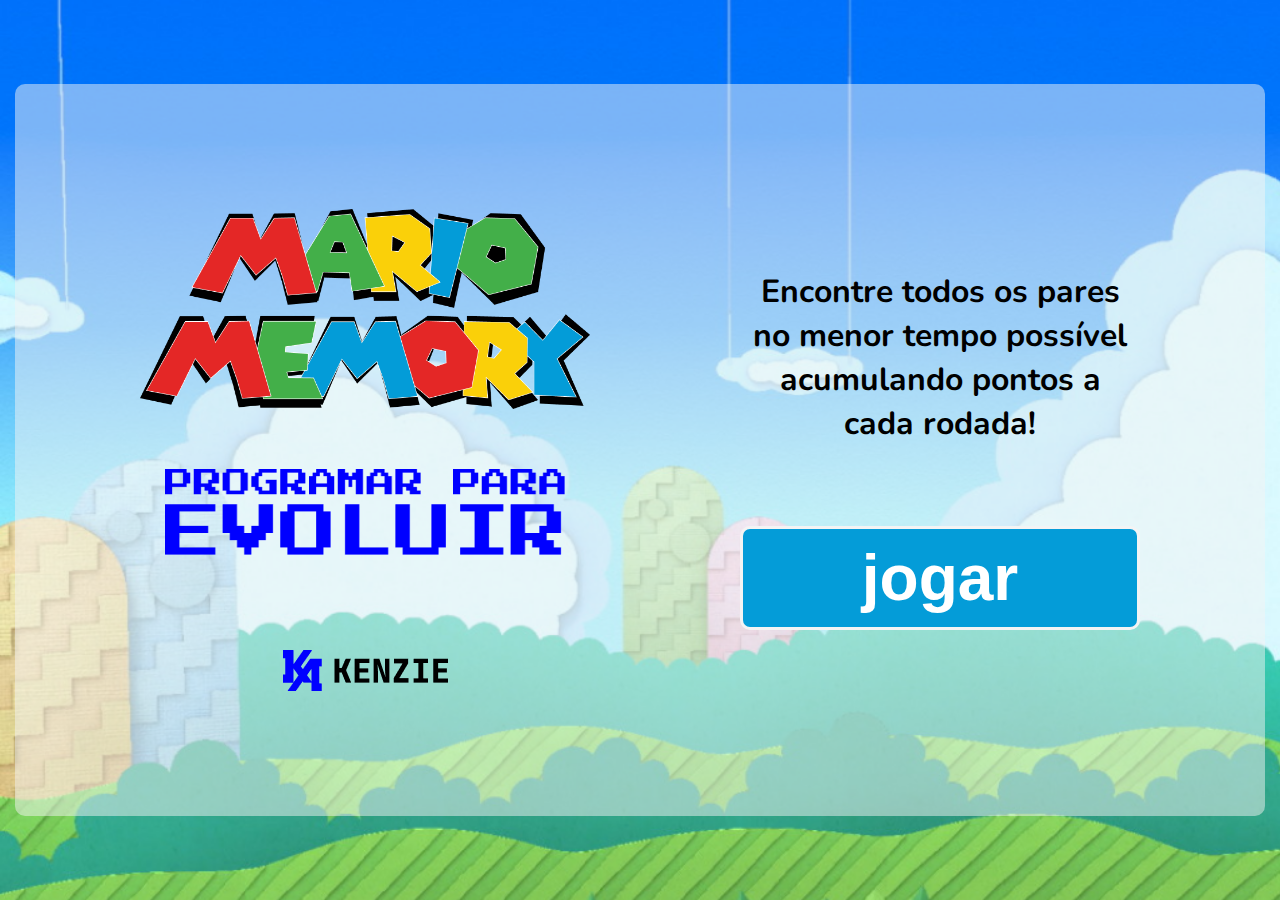
<file: index.html>
<!DOCTYPE html>
<html lang="pt-BR">

<head>
    <meta charset="UTF-8">
    <meta http-equiv="X-UA-Compatible" content="IE=edge">
    <meta name="viewport" content="width=device-width, initial-scale=1.0">
    <link rel="stylesheet" type="text/css" href="./src/css/reset.css">
    <link rel="preconnect" href="https://fonts.googleapis.com">
    <link rel="preconnect" href="https://fonts.gstatic.com" crossorigin>
    <link href="https://fonts.googleapis.com/css2?family=Nunito:wght@200;300;400;500;600;700;800;900&display=swap"
        rel="stylesheet">
    <link rel="stylesheet" type="text/css" href="./src/css/style.css">
    <title>Maratona - Programar para Evoluir</title>
</head>

<body>
    <main>
        <section id="logos">
            <img id="logo-mario" src="./src/img/logo-mario-memory.png" alt="Logo Mario Memory">
            <img id="logo-maratona" src="./src/img/nome-maratona.png" alt="Programar para Evoluir">
            <img id="logo-kenzie" src="./src/img/Logo Kenzie.png" alt="Logo Kenzie">
        </section>
        <section id="jogar">
            <p>Encontre todos os pares no menor tempo possível acumulando pontos a cada rodada!</p>
            <a href="./jogo.html">
                <button>
                    jogar
                </button>
            </a>
        </section>
    </main>
</body>

</html>
</file>
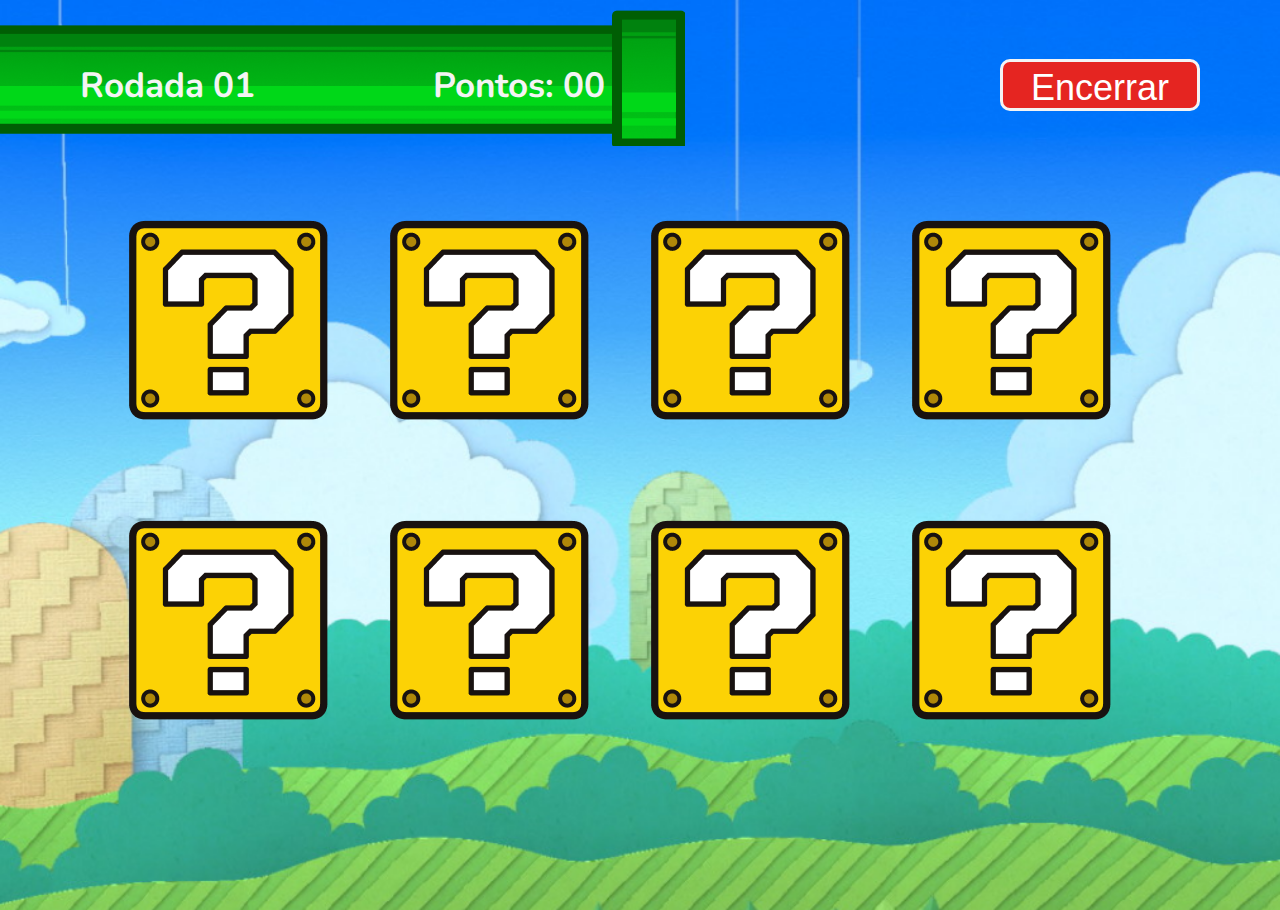
<file: jogo.html>
<!DOCTYPE html>
<html lang="pt-BR">

<head>
  <meta charset="UTF-8" />
  <meta http-equiv="X-UA-Compatible" content="IE=edge" />
  <meta name="viewport" content="width=device-width, initial-scale=1.0" />
  <link rel="stylesheet" type="text/css" href="./src/css/reset.css" />
  <link rel="preconnect" href="https://fonts.googleapis.com" />
  <link rel="preconnect" href="https://fonts.gstatic.com" crossorigin />
  <link href="https://fonts.googleapis.com/css2?family=Nunito:wght@200;300;400;500;600;700;800;900&display=swap"
    rel="stylesheet" />
  <link rel="stylesheet" type="text/css" href="./src/css/jogo.css" />
  <title>Maratona - Programar para Evoluir</title>
</head>

<body>
  <header>
    <div>
      <p>Rodada <span id="round">01</span></p>
      <p>Pontos: <span id="placar">00</span></p>
    </div>
    <button id="encerrar">Encerrar</button>
  </header>
  <main id="main">
    <!-- <img src="./src/img/QuestionBlock.png" alt="Card do jogo" />
      <img src="./src/img/QuestionBlock.png" alt="Card do jogo" />
      <img src="./src/img/QuestionBlock.png" alt="Card do jogo" />
      <img src="./src/img/QuestionBlock.png" alt="Card do jogo" />
      <img src="./src/img/QuestionBlock.png" alt="Card do jogo" />
      <img src="./src/img/QuestionBlock.png" alt="Card do jogo" />
      <img src="./src/img/QuestionBlock.png" alt="Card do jogo" />
      <img src="./src/img/QuestionBlock.png" alt="Card do jogo" /> -->
  </main>

  <script src="./src/script/database.js"></script>
  <script src="./src/script/script.js"></script>
</body>

</html>
</file>
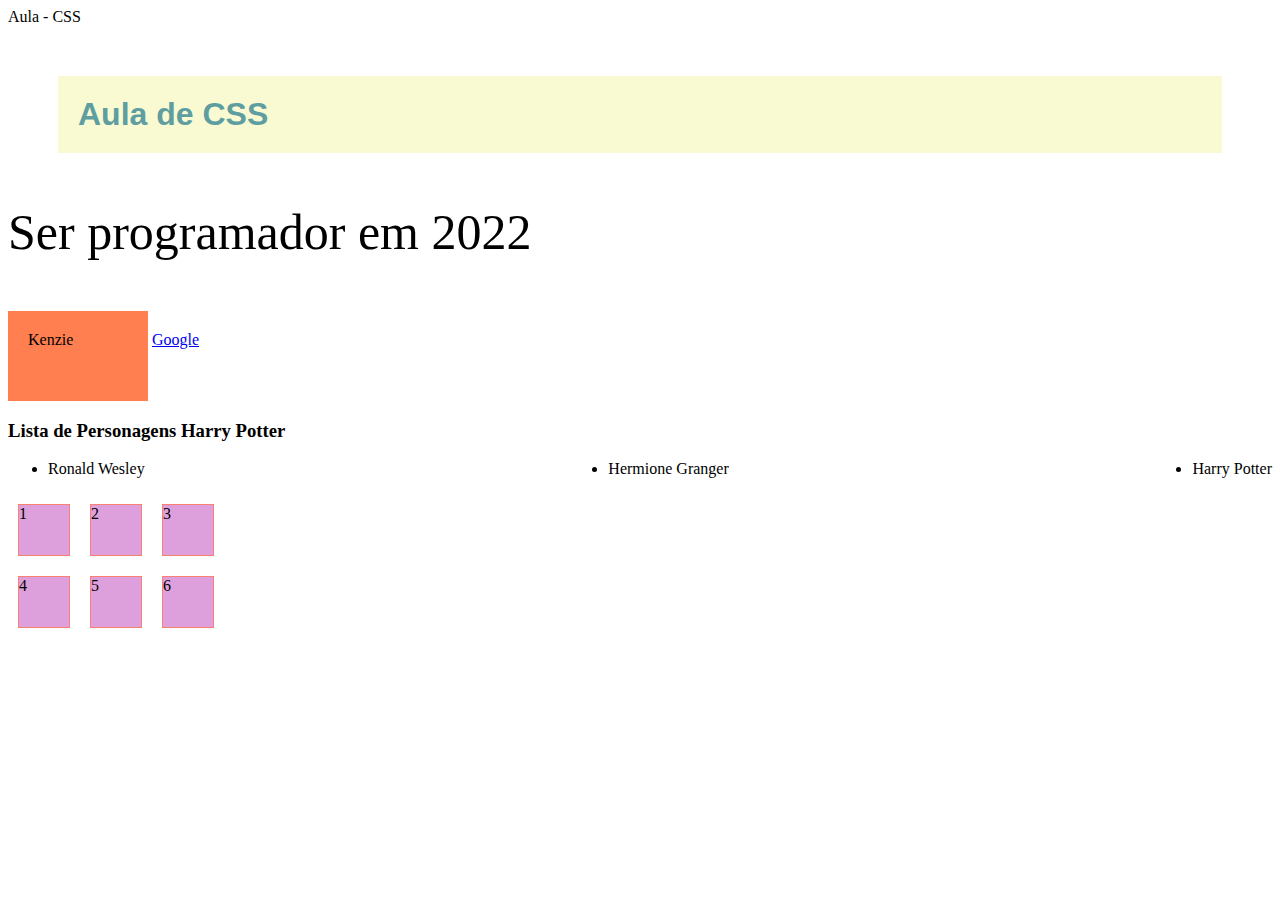
<file: src/Aula Kenzie/css/css-aula.html>
<!DOCTYPE html>
<html lang="pt-BR">

<head>
    <meta charset="UTF-8">
    <meta http-equiv="X-UA-Compatible" content="IE=edge">
    <meta name="viewport" content="width=device-width, initial-scale=1.0">
    <link rel="stylesheet" type="text/css" href="./style.css" <title>Aula - CSS</title>
</head>

<body>
    <h1>Aula de CSS</h1>

    <p id="desejo2022">Ser programador em 2022</p>
    <span>Kenzie</span>
    <a href="google.com">Google</a>

    <h3>Lista de Personagens Harry Potter</h3>
    <ul class="personagens-box">
        <li id="personagem1">Harry Potter</li>
        <li class="personagem-secundario">Hermione Granger</li>
        <li class="personagem-secundario">Ronald Wesley</li>
    </ul>

    <div class="div-pai">
        <div class="div-filha">1</div>
        <div class="div-filha">2</div>
        <div class="div-filha">3</div>
        <div class="div-filha">4</div>
        <div class="div-filha">5</div>
        <div class="div-filha">6</div>
    </div>

</body>

</html>
</file>
<file: src/css/style.css>
body {
    background-image: url("../img/bg.png");
    background-repeat: no-repeat;
    background-size: cover;
    height: 100vh;
    font-family: 'Nunito', sans-serif;
    display: flex;
    justify-content: center;
    align-items: center;
}

main {
    background: rgba(244, 244, 244, 0.5);
    border-radius: 10px;
    padding: 125px;
    display: flex;
    gap: 150px;
}

#logos {
    display: flex;
    flex-direction: column;
    align-items: center;
    gap: 60px;
}

#logo-mario {
    width: 450px;
    height: 200px;
}

#logo-maratona {
    width: 400px;
    height: 85;
}

#logo-kenzie {
    width: 165px;
    height: 41px;
    margin-top: 35px;
}

#jogar {
    display: flex;
    flex-direction: column;
    align-items: center;
    justify-content: center;
    gap: 80px;
}

#jogar p {
    font-style: normal;
    font-weight: 700;
    font-size: 32px;
    line-height: 44px;
    text-align: center;
    width: 375px;
}

#jogar button {
    background: #049CD8;
    border: 3px solid #F4F4F4;
    border-radius: 10px;
    font-style: normal;
    font-weight: 900;
    font-size: 64px;
    line-height: 87px;
    text-align: center;
    color: #FFFFFF;
    width: 400px;
    height: 104px;
    left: 726px;
    top: 422px;
    text-decoration: none;
}

#jogar button:hover {
    color: #049CD8;
    background-color: transparent;
    border: 3px solid #049CD8;
    cursor: pointer;
}

#jogar button a {
    text-decoration: none;
}
</file>
<file: src/css/jogo.css>
body {
    background-image: url("../img/bg.png");
    background-repeat: no-repeat;
    background-size: cover;
    height: 100vh;
    font-family: 'Nunito', sans-serif;
}

header {
    display: flex;
    justify-content: space-between;
    align-items: center;
    margin: 10px 0 60px;
}

header div {
    background-image: url(../img/Pipe.png);
    background-repeat: no-repeat;
    width: 685px;
    height: 150px;
    display: flex;
    align-items: center;
    justify-content: space-between;
    font-weight: 700;
    font-size: 35px;
    color: #f4f4f4;
    line-height: 55px;
}

header div p {
    margin: 0 80px;
}

header button {
    background: #E52521;
    border: 3px solid #F4F4F4;
    border-radius: 10px;
    width: 200px;
    height: 52px;
    font-style: normal;
    font-weight: 400;
    font-size: 36px;
    line-height: 49px;
    text-align: center;
    color: #FFFFFF;
    margin-right: 80px;
}

header button:hover {
    color: #E52521;
    background-color: rgba(255, 255, 255, 0.233);
    border: 3px solid #E52521;
    cursor: pointer;
}

main {
    display: grid;
    grid-template-columns: auto auto auto auto;
    margin: 0 auto;
    width: 80%;
    grid-column-gap: 20px;
    grid-row-gap: 100px;
}

main img {
    height: 200px;
    width: 200px;
}
</file>
<file: src/Aula Kenzie/css/style.css>
h1 {
    color: cadetblue;
    background-color: lightgoldenrodyellow;
    font-family: 'Lucida Sans', 'Lucida Sans Regular', 'Lucida Grande', 'Lucida Sans Unicode', Geneva, Verdana, sans-serif;
    margin: 50px;
    padding: 20px;
}

#desejo2022 {
    font-size: 50px;
}

/* div {
    width: 300px;
    height: 300px;
    background-color: pink;
} */

span {
    display: inline-block;
    background-color: coral;
    padding: 20px;
    width: 100px;
    height: 50px;
}

/* span, a {
    display: block;
} */

.personagens-box {
    display: flex;
    justify-content: space-between;
    flex-direction: row-reverse;
}

.div-pai {
    display: grid;
    grid-template-columns: auto auto auto;
    width: 200px;
}

.div-filha {
    background-color: plum;
    border: 1px solid salmon;
    width: 50px;
    height: 50px;
    margin: 10px;
}
</file>
